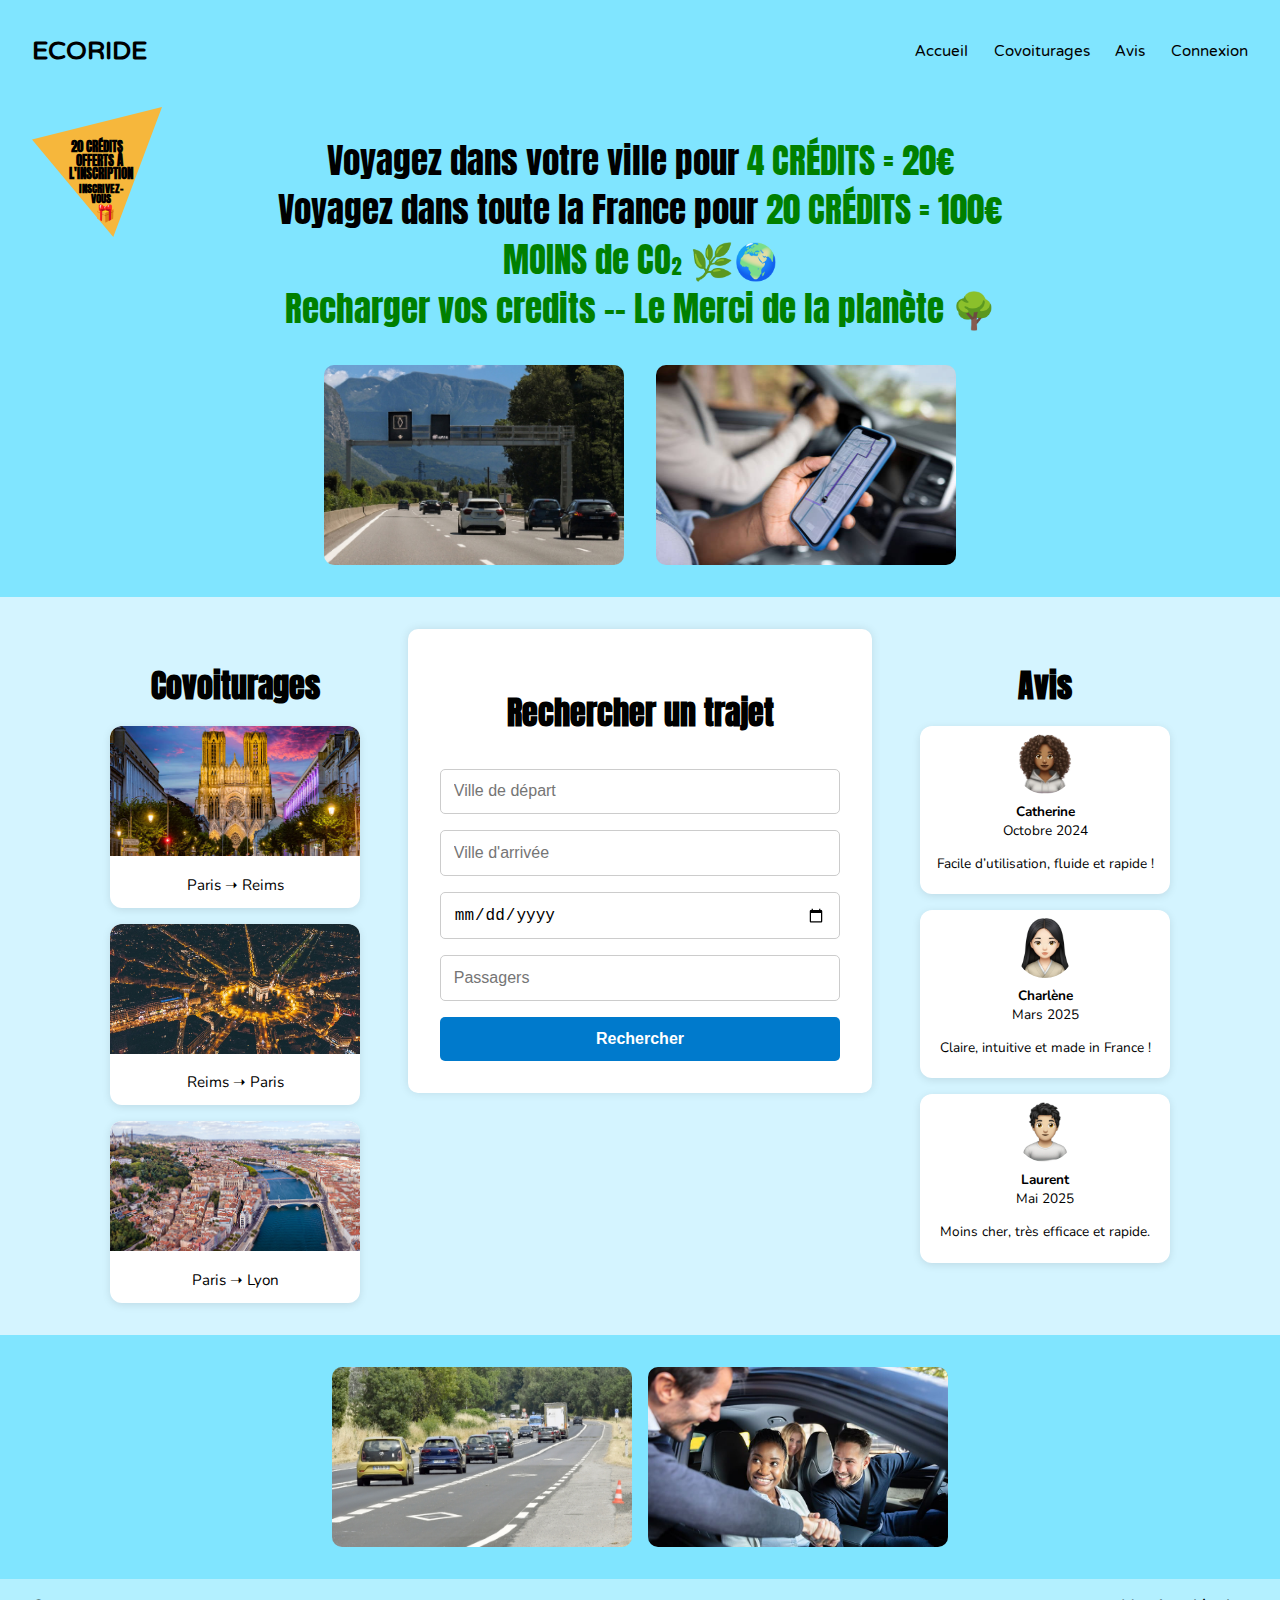
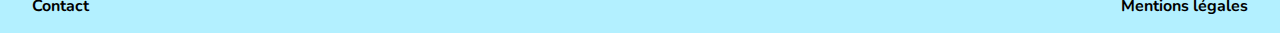
<file: index.html>
<!DOCTYPE html>
<html lang="fr">
<head>
  <meta charset="UTF-8" />
  <meta name="viewport" content="width=device-width, initial-scale=1.0"/>
  <title>EcoRide - Accueil</title>
  <link href="https://fonts.googleapis.com/css2?family=NTR&family=Nunito&family=Anton&display=swap" rel="stylesheet">
  <style>
    body {
      margin: 0;
      font-family: 'Nunito', sans-serif;
      background-color: #80e5ff;
    }

    header {
      font-family: 'NTR', sans-serif;
      padding: 1rem 2rem;
      display: flex;
      justify-content: space-between;
      align-items: center;
      
    }

    .logo {
      font-size: 2rem;
      font-weight: bold;
      text-decoration: none;
      color: black;
    }

    .burger {
      display: none;
      font-size: 2rem;
      cursor: pointer;
    }
    .nav-links {
      display: flex;
      gap: 1.6rem;
      list-style: none;
    }

    .nav-links a {
      text-decoration: none;
      color: black;
      font-size: 1.2rem;
      margin-top: auto;
    }
    .nav-links a:hover {
      text-decoration: underline;
      transition: text-decoration 0.3s ease;
    }

   .badge-below-logo {
  position: absolute;
  left: 2rem;
  top: 6.7rem;
  z-index: 1;
}

.badge-below-logo svg {
  width: 130px;
  height: auto;
}

.badge-below-logo svg,
.badge-mobile svg {
  transition: transform 0.3s ease, filter 0.3s ease;
  cursor: pointer;
}

.badge-below-logo:hover svg,
.badge-mobile:hover svg {
  transform: scale(1.1) rotate(-2deg);
  filter: drop-shadow(0 5px 10px rgba(0, 0, 0, 0.2));
}

    .badge-mobile {
      display: none;
      margin: 1.5rem auto 0;
      width: 3rem;
      margin-bottom: 3rem;
    }
    
     .main-title {
      font-family: 'Anton', sans-serif;
      font-size: 2.2rem;
      font-weight: normal;
      line-height: 1.4;
      text-align: center;
      margin: 2rem auto;
      color: #000;
    }

    .highlight-green {
      color: green;
    }

    .images-row {
      display: flex;
      justify-content: center;
      gap: 2rem;
      flex-wrap: wrap;
      margin-bottom: 2rem;
    }

    .images-row img {
      width: 300px;
      border-radius: 10px;
    }

    .three-column-wrapper {
      display: flex;
      justify-content: center;
      align-items: flex-start;
      gap: 3rem;
      padding: 2rem;
      background-color: #d4f4ff;
    }

    .rides-container, .reviews-container {
      width: 250px;
    }

  /* Style des titres secondaires */
.rides-container h3,
.reviews-container h3,
.search-box h2 {
  font-family: 'Anton', sans-serif;
  font-size: 2rem;
  font-weight: 900;
  text-align: center;
  margin-bottom: 1rem;
  color: #000;
}


    .rides-list, .reviews-list {
      display: flex;
      flex-direction: column;
      gap: 1rem;
    }

    .ride-card, .review-card {
      background: white;
      border-radius: 12px;
      overflow: hidden;
      box-shadow: 0 2px 8px rgba(0,0,0,0.1);
      transition: transform 0.2s ease;
      text-decoration: none;
      color: inherit;
    }

    .ride-card:hover, .review-card:hover {
      transform: scale(1.03);
      box-shadow: 0 4px 12px rgba(0,0,0,0.2);
    }

    .ride-card img, .review-card img {
      width: 100%;
      height: 130px;
      object-fit: cover;
      border-radius: 10px 10px 0 0;
    }
    .review-card img {
      width: 60px;
      height: 60px;
      object-fit: cover;
      border-radius: 50%;
      margin: 0.5rem auto 0;
      display: block;}
      
    .ride-card-title, .review-content {
      padding: 0.8rem;
      font-size: 0.95rem;
      text-align: center;
    }
    .review-content {
      font-size: 0.85rem;
      padding: 0.5rem;
      text-align: center;
    }
    .search-box {
      background: white;
      padding: 2rem;
      border-radius: 10px;
      text-align: center;
      box-shadow: 0 0px 10px rgba(0,0,0,0.1);
      max-width: 400px;
      width: 100%;
    }

    .search-box h2 {
      margin-bottom: 1rem;
      font-weight: bold;
    } 
    
    .search-box form {
      display: flex;
      flex-direction: column;
    
    }

    .search-box input,
    .search-box button {
      padding: 0.8rem;
      margin-top: 1rem;
      border-radius: 5px;
      font-size: 1rem;
      border: 1px solid #ccc;
    }

    .search-box button {
      background-color: #007acc;
      color: white;
      font-weight: bold;
      border: none;
      cursor: pointer;
    }

    .column {
      display: flex;
      justify-content: center;
      flex-wrap: wrap;
      gap: 1rem;
      padding: 2rem 0;
    }

    .column img {
      width: 300px;
      border-radius: 10px;
    }

    .search-box {
  position: relative;
  overflow: hidden;
}


    footer {
      background-color: #b3f0ff;
      padding: 1rem 2rem;
      display: flex;
      justify-content: space-between;
    }

    footer a {
      text-decoration: none;
      color: black;
      font-weight: bold;
    }
  
    @media screen and (max-width: 768px) {
  .nav-links {
    display: none;
    flex-direction: column;
    background: #b3f0ff;
    position: absolute;
    top: 60px;
    right: 20px;
    padding: 1rem;
    border-radius: 10px;
    z-index: 10;
  }

  .nav-links.nav-active {
    display: flex;
  }

  .burger {
    display: block;
  }

  .three-column-wrapper {
    flex-direction: column;
    align-items: center;
  }

  .badge-below-logo {
    display: none;
  }

  .badge-mobile {
    display: block;
  }

  .rides-container,
  .reviews-container {
    width: 100%;
    max-width: 400px;
  }

  .search-box {
    max-width: 100%;
  }
} 


@media screen and (max-width: 1008px) {
  .badge-below-logo {
    position: static;
    margin: 2rem auto 1rem;
    text-align: center;
    display: block;
  }

  .badge-below-logo svg {
    width: 130px;
    height: auto;
    margin: 0 auto;
    display: block;
  }

  .badge-mobile {
    display: none !important;
  }
}

  </style>
  <script defer>
    document.addEventListener("DOMContentLoaded", function () {
      const burger = document.querySelector(".burger");
      const nav = document.querySelector(".nav-links");
      if (burger && nav) {
        burger.addEventListener("click", () => {
          nav.classList.toggle("nav-active");
        });
      }
    });
  </script>
</head>
<body>

  <header>
    <a href="index.html" class="logo">ECORIDE</a>
    </div>    
    <div class="burger">&#9776;</div>
    <ul class="nav-links">
      <li><a href="index.html" class="active">Accueil</a></li>
      <li><a href="covoiturages.html">Covoiturages</a></li>
      <li><a href="avis.html">Avis</a></li>
      <li><a href="login.html">Connexion</a></li>
    </ul>
  </header>
  <div class="intro-container">
   
   
  <h2 class="main-title">
    Voyagez dans votre ville pour
      <span class="highlight-green">4 CRÉDITS = 20€</span><br>
    Voyagez dans toute la France pour
      <span class="highlight-green"> 20 CRÉDITS = 100€</span><br> 
      <span class="highlight-green">MOINS de CO₂ 🌿🌍</span><br>
      <span class="highlight-green">Recharger vos credits -- Le Merci de la planète 🌳</span>
  </h2>
 <div class="badge-below-logo">
      <a href="register.php">
        <svg width="130" height="130" viewBox="0 0 160 160" xmlns="http://www.w3.org/2000/svg">
          <polygon points="0,40 160,0 100,160" fill="#f6b73c" />
          <text x="80" y="55" text-anchor="middle" fill="#000" font-family="Anton, sans-serif" font-size="16" font-weight="bold">20 CRÉDITS</text>
          <text x="83" y="72" text-anchor="middle" fill="#000" font-family="Anton, sans-serif" font-size="16" font-weight="bold">OFFERTS À</text>
          <text x="85" y="89" text-anchor="middle" fill="#000" font-family="Anton, sans-serif" font-size="16" font-weight="bold">L'INSCRIPTION</text>
          <text x="85" y="106" text-anchor="middle" fill="#000" font-family="Anton, sans-serif" font-size="13" font-weight="bold">INSCRIVEZ-</text>
          <text x="85" y="118" text-anchor="middle" fill="#000" font-family="Anton, sans-serif" font-size="13" font-weight="bold">VOUS</text>
          <text x="90" y="138" text-anchor="middle" font-size="20">🎁</text>
        </svg>
      </a>
    </div>

  <div class="badge-mobile">
    <a href="register.html">
      <svg width="130" height="130" viewBox="0 0 160 160" xmlns="http://www.w3.org/2000/svg">
        <polygon points="0,40 160,0 100,160" fill="#f6b73c" />
        <text x="80" y="55" text-anchor="middle" fill="#000" font-family="Anton, sans-serif" font-size="16" font-weight="bold">20 CRÉDITS</text>
        <text x="83" y="72" text-anchor="middle" fill="#000" font-family="Anton, sans-serif" font-size="16" font-weight="bold">OFFERTS À</text>
        <text x="85" y="89" text-anchor="middle" fill="#000" font-family="Anton, sans-serif" font-size="16" font-weight="bold">L'INSCRIPTION</text>
        <text x="85" y="106" text-anchor="middle" fill="#000" font-family="Anton, sans-serif" font-size="13" font-weight="bold">INSCRIVEZ-</text>
        <text x="85" y="118" text-anchor="middle" fill="#000" font-family="Anton, sans-serif" font-size="13" font-weight="bold">VOUS</text>
        <text x="90" y="138" text-anchor="middle" font-size="20">🎁</text>
      </svg>
    </a>
  </div>
  <div class="images-row">
    <img src="img/1.jpg" alt="Image 1">
    <img src="img/2.jpg" alt="Image 2">
  </div>
<main class="content">
  <div class="three-column-wrapper">
    
    <div class="rides-container">
      <h3>Covoiturages</h3>
      <div class="rides-list">
        <a href="trajets-disponibles.php" class="ride-card">
          <img src="img/img-reims.jpg" alt="Paris Reims">
          <div class="ride-card-title">Paris ➝ Reims</div>
        </a>
        <a href="trajets-disponibles.php" class="ride-card">
          <img src="img/imp-paris.jpg" alt="Reims Paris">
          <div class="ride-card-title">Reims ➝ Paris</div>
        </a>
        <a href="trajets-disponibles.php" class="ride-card">
          <img src="img/img-Lyon.jpg" alt="Paris Lyon">
          <div class="ride-card-title">Paris ➝ Lyon</div>
        </a>
      </div>
    </div>

   <div class="search-box">
  <h2>Rechercher un trajet</h2>
  <form action="trajets-disponibles.php" method="GET">
    <input type="text" id="depart" name="depart" placeholder="Ville de départ" required>
    <input type="text" id="arrivee" name="arrivee" placeholder="Ville d'arrivée" required>
    <input type="date" name="date" min="2025-01-01" max="2025-12-31" required>
    <input type="number" name="passagers" placeholder="Passagers" min="1" max="4" required>
    <button type="submit">Rechercher</button>
  </form>
</div>


    <div class="reviews-container">
      <h3>Avis</h3>
      <div class="reviews-list">
        <div class="review-card">
          <img src="img/avatar1.png" alt="Catherine">
          <div class="review-content">
            <strong>Catherine</strong><br>
            Octobre 2024<br>
            <p>Facile d’utilisation, fluide et rapide !</p>
          </div>
        </div>
        <div class="review-card">
          <img src="img/avatar2.png" alt="Charlène">
          <div class="review-content">
            <strong>Charlène</strong><br>
            Mars 2025<br>
            <p>Claire, intuitive et made in France !</p>
          </div>
        </div>
        <div class="review-card">
          <img src="img/avatar3.png" alt="Laurent">
          <div class="review-content">
            <strong>Laurent</strong><br>
            Mai 2025<br>
            <p>Moins cher, très efficace et rapide.</p>
          </div>
        </div>
      </div>
    </div>
  </div> 
</main>


  <div class="column">
    <img src="img/3.jpg" alt="Image 3">
    <img src="img/4.jpg" alt="Image 4">
  </div>


  <footer>
    <div><a href="contact.html">Contact</a></div>
    <div><a href="mentions-legales.html">Mentions légales</a></div>
  </footer>


</body>
</html>
</file>
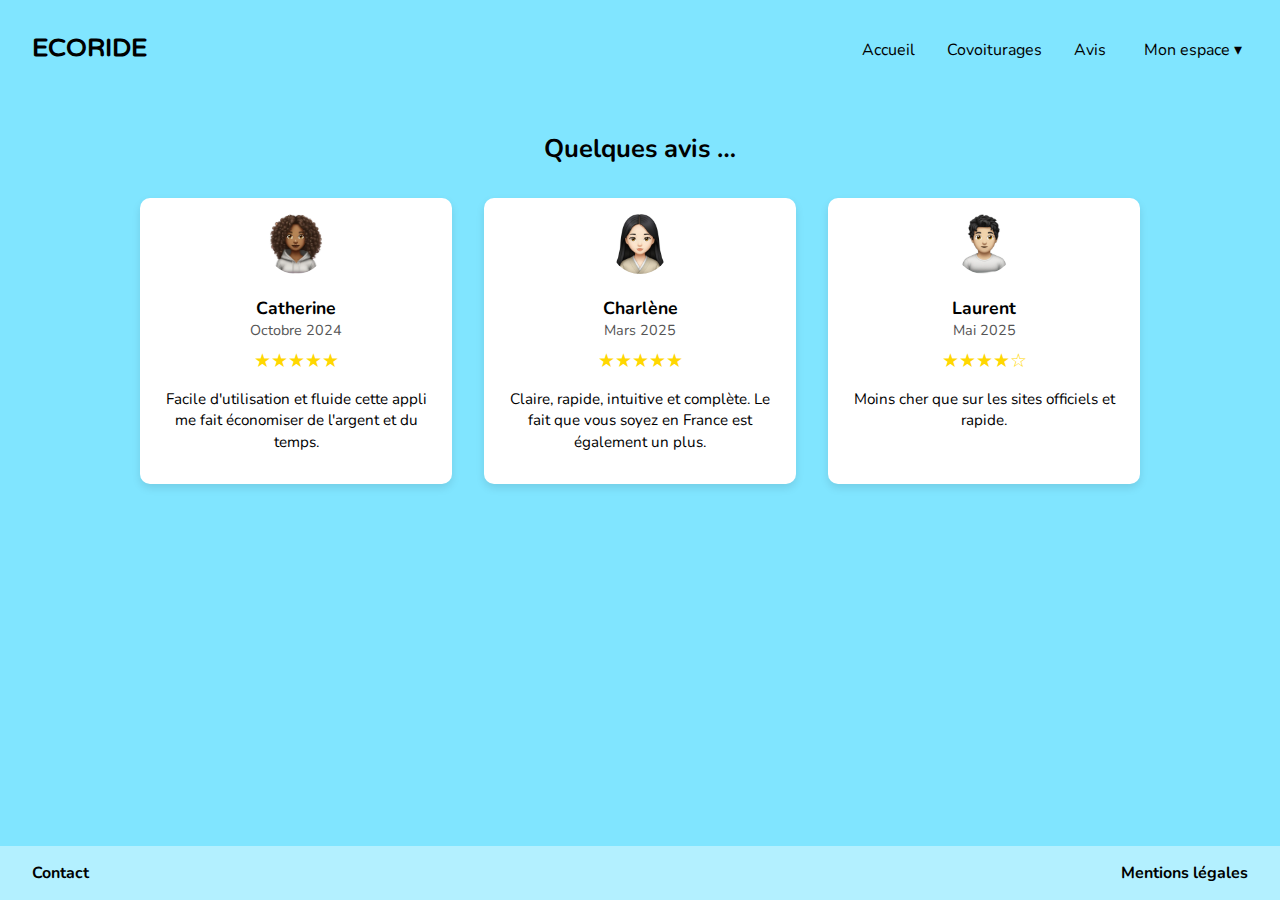
<file: avis-users.html>
<!DOCTYPE html>
<html lang="fr">
<head>
  <meta charset="UTF-8" />
  <meta name="viewport" content="width=device-width, initial-scale=1.0"/>
  <title>EcoRide - Avis</title>
  <link href="https://fonts.googleapis.com/css2?family=NTR&family=Nunito&display=swap" rel="stylesheet">
  <style>
    body {
      margin: 0;
      font-family: 'Nunito', sans-serif;
      background-color: #80e5ff;
      display: flex;
      flex-direction: column;
      min-height: 100vh;
      color: #000;
    }

    header {
      font-family: 'NTR', sans-serif;
      background-color: #80e5ff;
      display: flex;
      justify-content: space-between;
      align-items: center;
      padding: 1rem 2rem;
      position: relative;
    }

    .logo {
      font-size: 2rem;
      font-weight: bold;
      text-decoration: none;
      color: black;
    }

    .nav-links {
      list-style: none;
      display: flex;
      gap: 2rem;
      margin: 0;
      padding: 0;
      font-size: 1rem;
      font-family: 'Nunito', sans-serif;
      align-items: center;
    }

    .nav-links li {
      position: relative;
    }

    .nav-links a,
    .dropdown-toggle {
      text-decoration: none;
      color: black;
      background: none;
      border: none;
      font-family: inherit;
      font-size: 1rem;
      cursor: pointer;
    }

    .nav-links a:hover,
    .dropdown-toggle:hover {
      text-decoration: underline;
    }

    .dropdown {
      position: relative;
    }

    .submenu {
      display: none;
      position: absolute;
      top: 2.2rem;
      left: 0;
      background: #fff;
      list-style: none;
      border-radius: 8px;
      box-shadow: 0 2px 8px rgba(0, 0, 0, 0.1);
      z-index: 1000;
      min-width: 160px;
    }

    .dropdown.show .submenu {
      display: block;
    }

    .submenu a {
      display: block;
      padding: 0.5rem 1rem;
      color: black;
      text-decoration: none;
      font-size: 0.95rem;
    }

    .submenu a:hover {
      background-color: #f0f0f0;
      text-decoration: underline;
    }

    .burger {
      display: none;
      font-size: 2rem;
      cursor: pointer;
    }

    @media screen and (max-width: 768px) {
      .nav-links {
        display: none;
        flex-direction: column;
        background: #b3f0ff;
        position: absolute;
        top: 60px;
        right: 10px;
        padding: 1rem;
        border-radius: 10px;
        z-index: 10;
        gap: 0.6rem;
        min-width: 180px;
      }

      .nav-links.nav-active {
        display: flex;
      }

      .submenu {
        position: relative;
        top: 0;
        left: 0;
        border-radius: 0;
        box-shadow: none;
        background-color: transparent;
        padding: 0;
      }

      .submenu a {
        padding: 0.4rem 0.5rem;
      }

      .burger {
        display: block;
      }

      footer {
        flex-direction: column;
        text-align: center;
        gap: 0.5rem;
      }
    }

    .avis-container {
      flex: 1;
      padding: 2rem;
      text-align: center;
    }

    .avis-title {
      font-weight: bold;
      font-size: 1.6rem;
      margin-bottom: 2rem;
    }

    .avis-grid {
      display: flex;
      justify-content: center;
      flex-wrap: wrap;
      gap: 2rem;
    }

    .avis-card {
      background: #fff;
      border-radius: 10px;
      padding: 1rem;
      width: 280px;
      box-shadow: 0 4px 8px rgba(0,0,0,0.1);
    }

    .avis-card img {
      width: 60px;
      height: 60px;
      border-radius: 50%;
      margin-bottom: 0.5rem;
    }

    .avis-card h3 {
      margin: 0.5rem 0 0;
      font-size: 1.1rem;
    }

    .avis-card .date {
      font-size: 0.9rem;
      color: #555;
      margin-bottom: 0.5rem;
    }

    .avis-card .stars {
      color: gold;
      font-size: 1.2rem;
      margin-bottom: 0.5rem;
    }

    .avis-card p {
      font-size: 0.95rem;
      line-height: 1.4;
    }

    footer {
      background-color: #b3f0ff;
      padding: 1rem 2rem;
      display: flex;
      justify-content: space-between;
      font-weight: bold;
      font-family: 'Nunito', sans-serif;
    }

    footer a {
      text-decoration: none;
      color: black;
    }
  </style>
</head>
<body>

<header>
  <a href="dashboard.php" class="logo">ECORIDE</a>
  <nav>
    <ul class="nav-links">
      <li><a href="dashboard.php">Accueil</a></li>
      <li><a href="covoiturages-users.php">Covoiturages</a></li>
      <li><a href="avis-users.html" class="active">Avis</a></li>
      <li class="dropdown">
        <button class="dropdown-toggle">Mon espace ▾</button>
        <ul class="submenu">
          <li><a href="mon-espace.php">Mon espace</a></li>
          <li><a href="logout.php">Déconnexion</a></li>
        </ul>
      </li>
    </ul>
    <div class="burger">&#9776;</div>
  </nav>
</header>

<main class="avis-container">
  <div class="avis-title">Quelques avis …</div>
  <div class="avis-grid">
    <div class="avis-card">
      <img src="img/avatar1.png" alt="Catherine">
      <h3>Catherine</h3>
      <div class="date">Octobre 2024</div>
      <div class="stars">★★★★★</div>
      <p>Facile d'utilisation et fluide cette appli me fait économiser de l'argent et du temps.</p>
    </div>
    <div class="avis-card">
      <img src="img/avatar2.png" alt="Charlène">
      <h3>Charlène</h3>
      <div class="date">Mars 2025</div>
      <div class="stars">★★★★★</div>
      <p>Claire, rapide, intuitive et complète. Le fait que vous soyez en France est également un plus.</p>
    </div>
    <div class="avis-card">
      <img src="img/avatar3.png" alt="Laurent">
      <h3>Laurent</h3>
      <div class="date">Mai 2025</div>
      <div class="stars">★★★★☆</div>
      <p>Moins cher que sur les sites officiels et rapide.</p>
    </div>
  </div>
</main>

<footer>
  <a href="contact-users.html">Contact</a>
  <a href="mentions-legales-users.html">Mentions légales</a>
</footer>

<script>
  document.addEventListener("DOMContentLoaded", function () {
    const burger = document.querySelector(".burger");
    const nav = document.querySelector(".nav-links");
    const dropdownToggle = document.querySelector(".dropdown-toggle");
    const dropdown = document.querySelector(".dropdown");

    if (burger && nav) {
      burger.addEventListener("click", () => {
        nav.classList.toggle("nav-active");
      });
    }

    if (dropdownToggle && dropdown) {
      dropdownToggle.addEventListener("click", (e) => {
        e.stopPropagation();
        dropdown.classList.toggle("show");
      });
    }

    document.addEventListener("click", function (e) {
      if (!dropdown.contains(e.target)) {
        dropdown.classList.remove("show");
      }
    });
  });
</script>

</body>
</html>
</file>
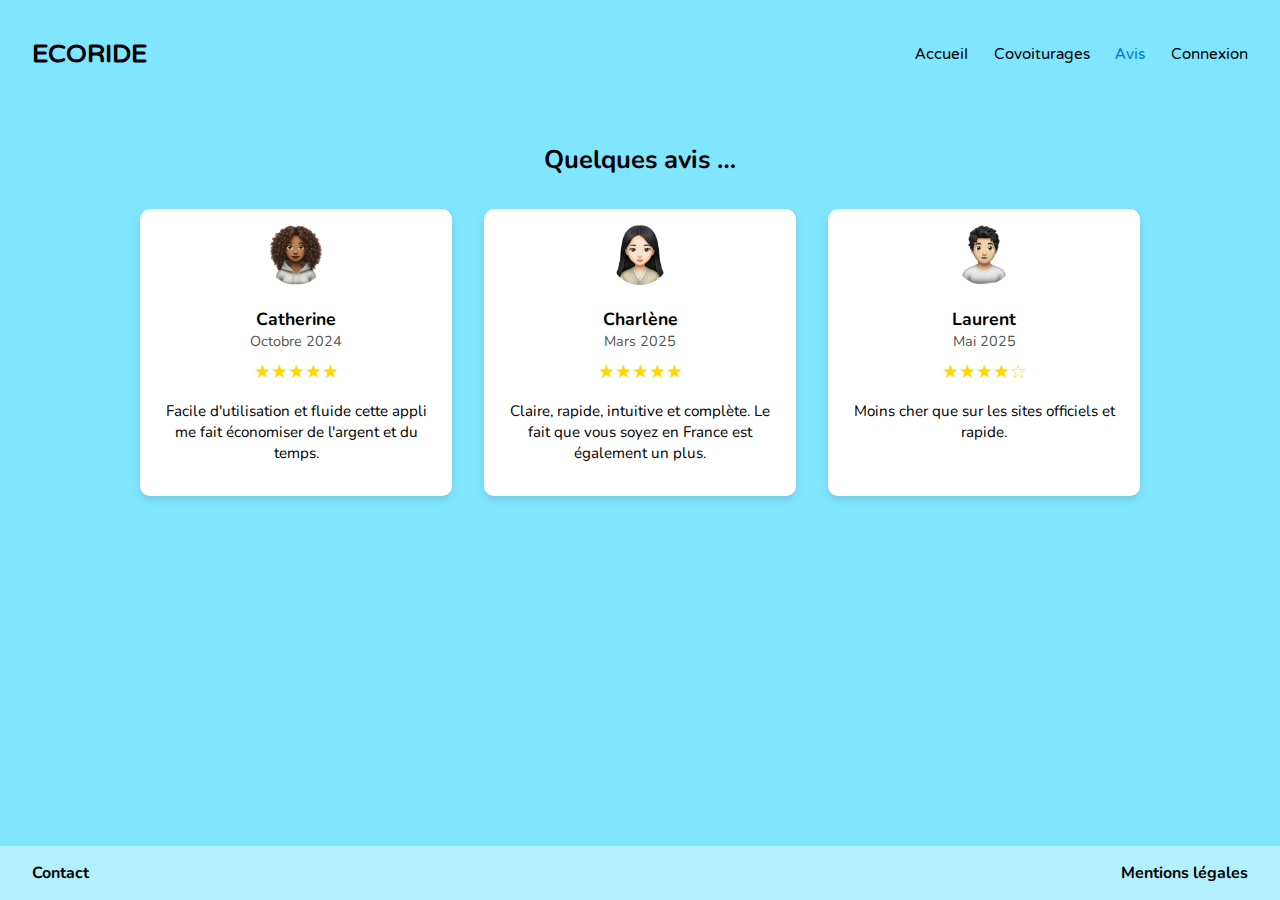
<file: avis.html>
<!DOCTYPE html>
<html lang="fr">
<head>
  <meta charset="UTF-8" />
  <meta name="viewport" content="width=device-width, initial-scale=1.0"/>
  <title>EcoRide - Avis</title>
  <link href="https://fonts.googleapis.com/css2?family=NTR&family=Nunito&display=swap" rel="stylesheet">
  <style>
    body {
      margin: 0;
      font-family: 'Nunito', sans-serif;
      background-color: #80e5ff;
      display: flex;
      flex-direction: column;
      min-height: 100vh;
    }

    header {
      display: flex;
      justify-content: space-between;
      align-items: center;
      padding: 1rem 2rem;
      background-color: #80E5FF;
      font-family: 'NTR', sans-serif;
    }

    .logo {
      font-size: 2rem;
      font-weight: bold;
      color: #000;
      text-decoration: none;
    }

    nav {
      position: relative;
    }

    nav ul {
      list-style: none;
      display: flex;
      gap: 1.6rem;
      font-size: 1.2rem;
     
    }

    nav ul li {
      position: relative;
    }

    nav a {
      text-decoration: none;
      color: #000;
    }
nav a:hover {
  text-decoration: underline;
}

  
    nav a.active {
      color: #007acc;
    }

    .submenu {
      display: none;
      position: absolute;
      top: 100%;
      left: 0;
      background-color: #fff;
      padding: 0.5rem 0;
      border-radius: 8px;
      box-shadow: 0 2px 6px rgba(0,0,0,0.1);
      z-index: 100;
    }

    nav ul li:hover .submenu {
      display: block;
    }

    .submenu li {
      padding: 0.5rem 1rem;
      white-space: nowrap;
    }

    .burger {
      display: none;
      font-size: 1.5rem;
      cursor: pointer;
    }

    @media (max-width: 768px) {
      nav ul {
        display: none;
        position: absolute;
        top: 60px;
        right: 20px;
        background-color: #fff;
        flex-direction: column;
        width: 200px;
        padding: 1rem;
        border-radius: 10px;
        box-shadow: 0 2px 6px rgba(0,0,0,0.2);
      }

      nav ul.active {
        display: flex;
      }

      .burger {
        display: block;
      }
    }

    .avis-container {
      flex: 1;
      padding: 2rem;
      text-align: center;
    }

    .avis-title {
      font-weight: bold;
      font-size: 1.6rem;
      margin-bottom: 2rem;
    }

    .avis-grid {
      display: flex;
      justify-content: center;
      flex-wrap: wrap;
      gap: 2rem;
    }

    .avis-card {
      background: #fff;
      border-radius: 10px;
      padding: 1rem;
      width: 280px;
      box-shadow: 0 4px 8px rgba(0,0,0,0.1);
    }

    .avis-card img {
      width: 60px;
      height: 60px;
      border-radius: 50%;
      margin-bottom: 0.5rem;
    }

    .avis-card h3 {
      margin: 0.5rem 0 0;
      font-size: 1.1rem;
    }

    .avis-card .date {
      font-size: 0.9rem;
      color: #555;
      margin-bottom: 0.5rem;
    }

    .avis-card .stars {
      color: gold;
      font-size: 1.2rem;
      margin-bottom: 0.5rem;
    }

    .avis-card p {
      font-size: 0.95rem;
      line-height: 1.4;
    }

    footer {
      background-color: #b3f0ff;
      padding: 1rem 2rem;
      display: flex;
      justify-content: space-between;
      font-weight: bold;
      font-family: 'Nunito', sans-serif;
    }

    footer a {
      text-decoration: none;
      color: black;
    }
  </style>

  <script>
    document.addEventListener("DOMContentLoaded", function () {
      const burger = document.querySelector(".burger");
      const menu = document.querySelector("nav ul");
      if (burger && menu) {
        burger.addEventListener("click", () => {
          menu.classList.toggle("active");
        });
      }
    });
  </script>
</head>
<body>

<header>
  <a href="index.html" class="logo">ECORIDE</a>
  <nav>
    <ul>
      <li><a href="index.html">Accueil</a></li>
      <li><a href="covoiturages.html">Covoiturages</a></li>
      <li><a href="avis.html" class="active">Avis</a></li>
      <li><a href="login.html">Connexion</a></li>
    </ul>
    <div class="burger">&#9776;</div>
  </nav>
</header>

<main class="avis-container">
  <div class="avis-title">Quelques avis …</div>
  <div class="avis-grid">
    <div class="avis-card">
      <img src="img/avatar1.png" alt="Catherine">
      <h3>Catherine</h3>
      <div class="date">Octobre 2024</div>
      <div class="stars">★★★★★</div>
      <p>Facile d'utilisation et fluide cette appli me fait économiser de l'argent et du temps.</p>
    </div>
    <div class="avis-card">
      <img src="img/avatar2.png" alt="Charlène">
      <h3>Charlène</h3>
      <div class="date">Mars 2025</div>
      <div class="stars">★★★★★</div>
      <p>Claire, rapide, intuitive et complète. Le fait que vous soyez en France est également un plus.</p>
    </div>
    <div class="avis-card">
      <img src="img/avatar3.png" alt="Laurent">
      <h3>Laurent</h3>
      <div class="date">Mai 2025</div>
      <div class="stars">★★★★☆</div>
      <p>Moins cher que sur les sites officiels et rapide.</p>
    </div>
  </div>
</main>

<footer>
  <div><a href="contact.html">Contact</a></div>
  <div><a href="mentions-legales.html">Mentions légales</a></div>
</footer>

</body>
</html>
</file>
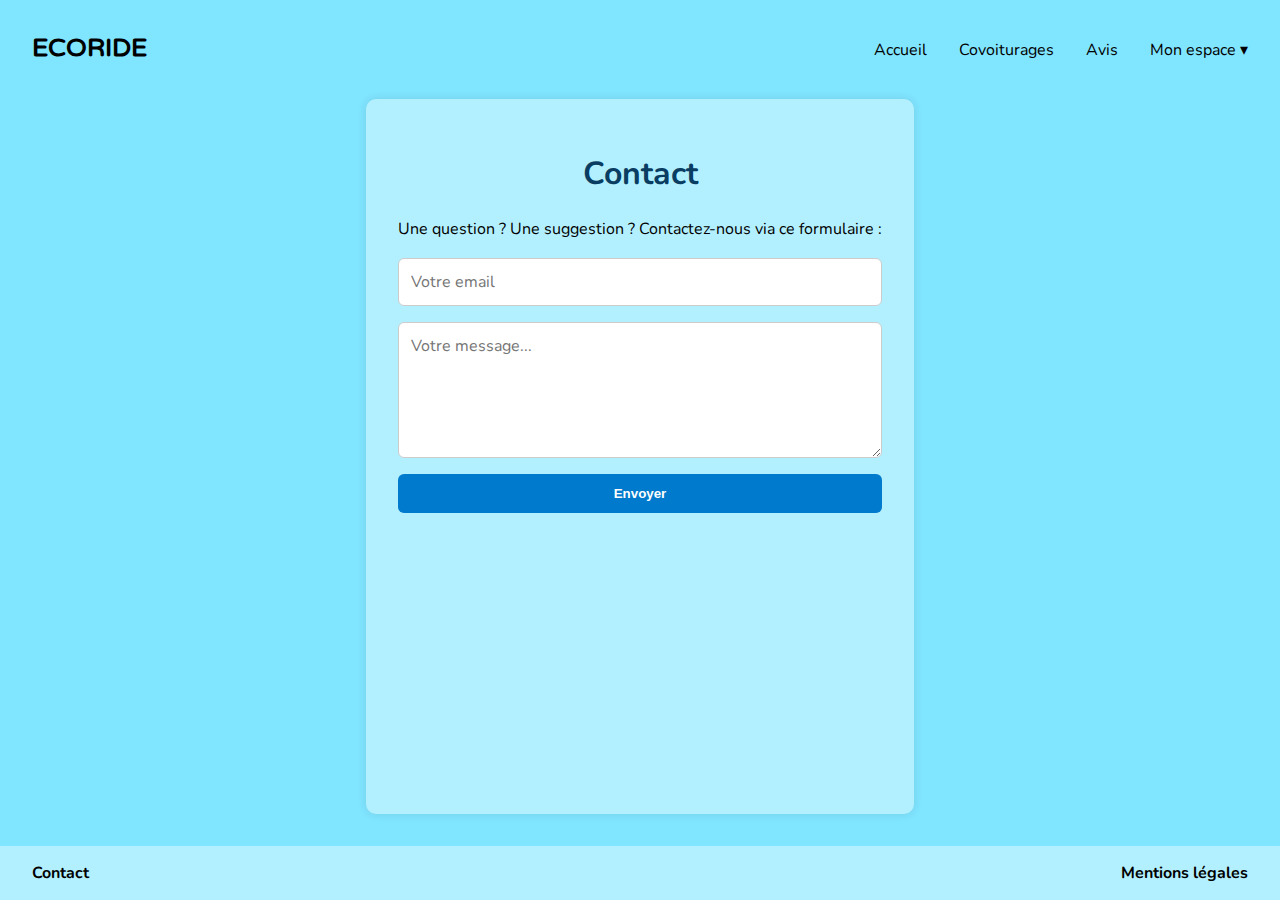
<file: contact-users.html>
<?php
session_start();
if (!isset($_SESSION["utilisateur_id"])) {
    header("Location: backend/login.php");
    exit();
}

// Empêche le retour arrière après déconnexion
header("Cache-Control: no-store, no-cache, must-revalidate, max-age=0");
header("Cache-Control: post-check=0, pre-check=0", false);
header("Pragma: no-cache");
?>
<!DOCTYPE html>
<html lang="fr">
<head>
  <meta charset="UTF-8" />
  <meta name="viewport" content="width=device-width, initial-scale=1.0"/>
  <title>Contact - EcoRide</title>
  <link href="https://fonts.googleapis.com/css2?family=Anton&family=Nunito&family=NTR&display=swap" rel="stylesheet">
  <style>
    body {
      margin: 0;
      font-family: 'Nunito', sans-serif;
      background-color: #80e5ff;
      min-height: 100vh;
      display: flex;
      flex-direction: column;
      color: #000;
    }

    header {
      font-family: 'NTR', sans-serif;
      padding: 1rem 2rem;
      display: flex;
      justify-content: space-between;
      align-items: center;
    }

    .logo {
      font-size: 2rem;
      font-weight: bold;
      text-decoration: none;
      color: black;
    }

    nav {
      position: relative;
    }

    .nav-links {
      display: flex;
      list-style: none;
      gap: 2rem;
      margin: 0;
      padding: 0;
      font-family: 'Nunito', sans-serif;
      font-size: 1rem;
    }

    .nav-links > li {
      position: relative;
    }

    .nav-links > li > a {
      text-decoration: none;
      color: black;
      font-size: 1rem;
      transition: text-decoration 0.3s ease;
    }

    .nav-links > li > a:hover {
      text-decoration: underline;
    }

    .dropdown {
      position: relative;
      display: inline-block;
    }

    .submenu {
      display: none;
      position: absolute;
      top: 2.4rem;
      left: 0;
      background: #fff;
      padding: 0.5rem 0;
      border-radius: 8px;
      box-shadow: 0 2px 8px rgba(0, 0, 0, 0.1);
      z-index: 1000;
      min-width: 160px;
    }

    .dropdown:hover .submenu {
      display: block;
    }

    .submenu li {
      list-style: none; /* ✅ supprime la puce à gauche */
      margin: 0;
      padding: 0;
    }

    .submenu a {
      background: none;
      color: #000;
      padding: 0.5rem 1rem;
      display: block;
      border: none;
      font-size: 0.95rem;
      text-decoration: none;
      font-family: 'Nunito', sans-serif;
      border-radius: 0;
      box-shadow: none;
      transition: text-decoration 0.3s ease;
    }

    .submenu a:hover {
      text-decoration: underline;
      background-color: transparent;
    }

    .burger {
      display: none;
      font-size: 2rem;
      cursor: pointer;
    }

    main {
      flex: 1;
      padding: 2rem;
      max-width: 900px;
      margin: 0 auto 2rem;
      background-color: #b3f0ff;
      border-radius: 10px;
      box-shadow: 0 0 10px rgba(0,0,0,0.1);
    }

    h1 {
      text-align: center;
      color: #0a3d62;
    }

    p {
      line-height: 1.6;
    }

    form {
      display: flex;
      flex-direction: column;
      gap: 1rem;
    }

    input, textarea {
      padding: 0.75rem;
      border-radius: 6px;
      border: 1px solid #ccc;
      font-family: 'Nunito', sans-serif;
      font-size: 1rem;
    }

    button {
      padding: 0.75rem;
      background-color: #007acc;
      color: white;
      font-weight: bold;
      border: none;
      border-radius: 6px;
      cursor: pointer;
    }

    button:hover {
      background-color: #006bb3;
    }

    footer {
      background-color: #b3f0ff;
      padding: 1rem 2rem;
      display: flex;
      justify-content: space-between;
      font-weight: bold;
    }

    footer a {
      text-decoration: none;
      color: black;
    }

    @media screen and (max-width: 768px) {
      .nav-links {
        display: none;
        flex-direction: column;
        background: #b3f0ff;
        position: absolute;
        top: 60px;
        right: 20px;
        padding: 1rem;
        border-radius: 10px;
        z-index: 10;
      }

      .nav-links.nav-active {
        display: flex;
      }

      .burger {
        display: block;
      }

      footer {
        flex-direction: column;
        text-align: center;
        gap: 0.5rem;
      }
    }
  </style>
  <script>
    document.addEventListener("DOMContentLoaded", function () {
      const burger = document.querySelector(".burger");
      const nav = document.querySelector(".nav-links");
      if (burger && nav) {
        burger.addEventListener("click", () => {
          nav.classList.toggle("nav-active");
        });
      }
    });
  </script>
</head>
<body>
  <header>
    <a href="dashboard.php" class="logo">ECORIDE</a>
    <nav>
      <ul class="nav-links">
        <li><a href="dashboard.php">Accueil</a></li>
        <li><a href="covoiturages-users.php">Covoiturages</a></li>
        <li><a href="avis-users.html">Avis</a></li>
        <li class="dropdown">
    <a href="javascript:void(0)">Mon espace ▾</a>
          <ul class="submenu">
            <li><a href="logout.php">Déconnexion</a></li>
          </ul>
        </li>
      </ul>
      <div class="burger">&#9776;</div>
    </nav>
  </header>

  <main>
    <h1>Contact</h1>
    <p>Une question ? Une suggestion ? Contactez-nous via ce formulaire :</p>
    <form action="#" method="post">
      <input type="email" name="email" placeholder="Votre email" required />
      <textarea name="message" rows="5" placeholder="Votre message..." required></textarea>
      <button type="submit">Envoyer</button>
    </form>
  </main>

  <footer>
    <a href="contact-users.html">Contact</a>
    <a href="mentions-legales-users.html">Mentions légales</a>
  </footer>
</body>
</html>
</file>
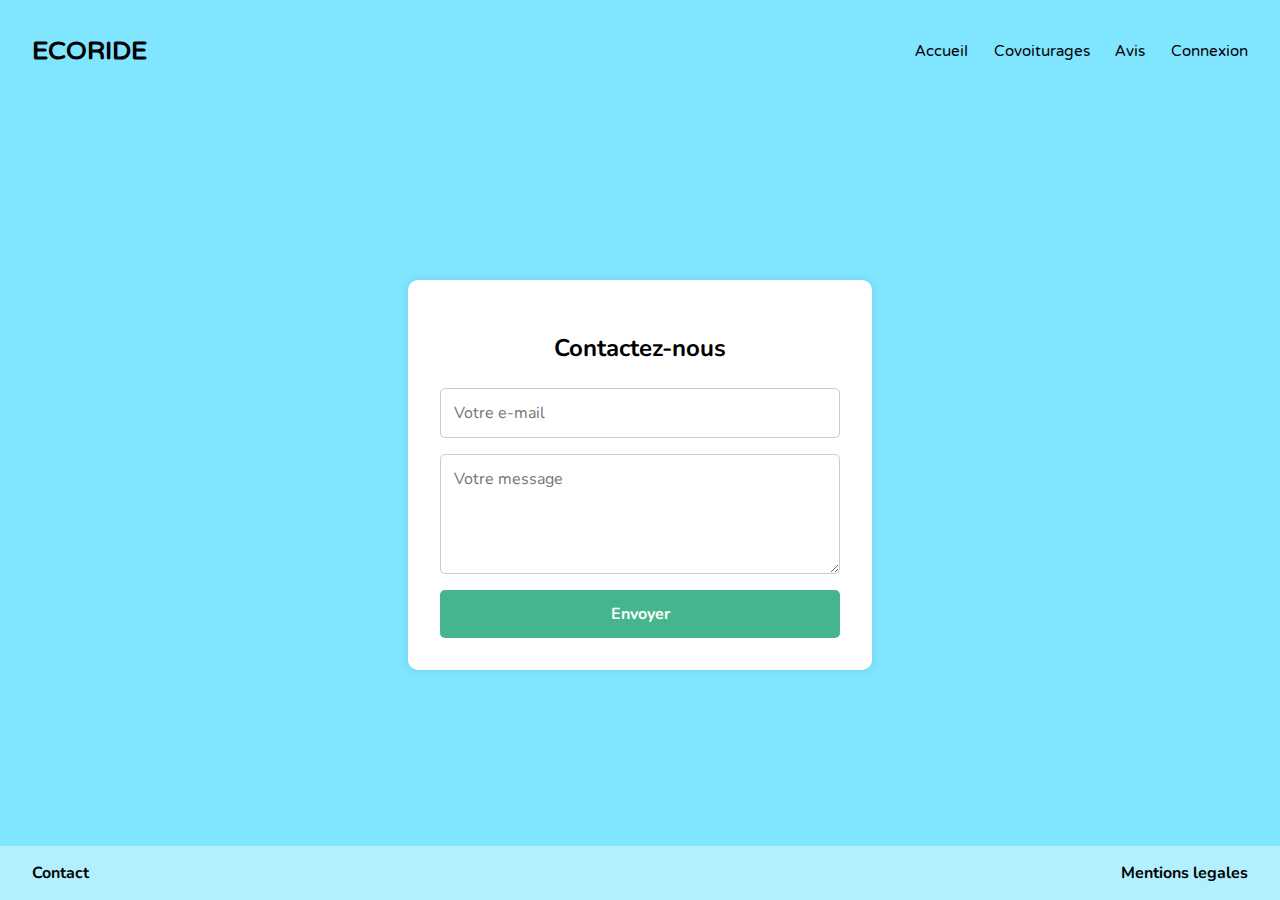
<file: contact.html>
<!DOCTYPE html>
<html lang="fr">
<head>
  <meta charset="UTF-8" />
  <meta name="viewport" content="width=device-width, initial-scale=1.0"/>
  <title>EcoRide - Contact</title>
  <link href="https://fonts.googleapis.com/css2?family=NTR&family=Nunito&display=swap" rel="stylesheet">
  <style>
    body {
      margin: 0;
      font-family: 'Nunito', sans-serif;
      min-height: 100vh;
      display: flex;
      flex-direction: column;
      background-color: #80e5ff;
    }

    header {
      font-family: 'NTR', sans-serif;
    }

    .navbar {
      display: flex;
      justify-content: space-between;
      align-items: center;
      padding: 1rem 2rem;
    }

    .logo {
      text-decoration: none;
      color: black;
      font-size: 2rem;
      font-weight: bold;
    }

    .burger {
      display: none;
      font-size: 2rem;
      cursor: pointer;
    }

    .nav-links {
      display: flex;
      list-style: none;
      gap: 1.6rem;
    }

    .nav-links a {
      text-decoration: none;
      color: black;
      font-size: 1.2rem;
     
    }
.nav-links a:hover {
  text-decoration: underline;
  transition: text-decoration 0.3s ease;
}

    .nav-links a.active {
      color: #007acc;
    }

    main.content {
      flex: 1;
      display: flex;
      justify-content: center;
      align-items: center;
      padding: 2rem;
    }

    .contact-box {
      background: white;
      border-radius: 10px;
      padding: 2rem;
      box-shadow: 0 0 10px rgba(0,0,0,0.1);
      width: 100%;
      max-width: 400px;
    }

    .contact-box h2 {
      text-align: center;
      margin-bottom: 1.5rem;
      font-size: 1.5rem;
    }

    .contact-box form {
      display: flex;
      flex-direction: column;
      gap: 1rem;
    }

    .contact-box input,
    .contact-box textarea,
    .contact-box button {
      padding: 0.8rem;
      border-radius: 5px;
      border: 1px solid #ccc;
      font-size: 1rem;
      width: 100%;
      box-sizing: border-box;
      font-family: 'Nunito', sans-serif;
    }

    .contact-box textarea {
      resize: vertical;
      height: 120px;
    }

    .contact-box button {
      background-color: #45b58d;
      color: white;
      font-weight: bold;
      border: none;
      cursor: pointer;
    }

    footer {
      background-color: #b3f0ff;
      padding: 1rem 2rem;
      display: flex;
      justify-content: space-between;
    }

    footer a {
      color: black;
      text-decoration: none;
      font-weight: bold;
    }

    @media screen and (max-width: 768px) {
      .nav-links {
        display: none;
        flex-direction: column;
        background: #b3f0ff;
        position: absolute;
        top: 60px;
        right: 20px;
        padding: 1rem;
        border-radius: 10px;
        z-index: 10;
      }

      .nav-links.nav-active {
        display: flex;
      }

      .burger {
        display: block;
      }

      main.content {
        padding: 1rem;
      }
    }
  </style>

  <script defer>
    document.addEventListener("DOMContentLoaded", function () {
      const burger = document.querySelector(".burger");
      const nav = document.querySelector(".nav-links");
      if (burger && nav) {
        burger.addEventListener("click", () => {
          nav.classList.toggle("nav-active");
        });
      }
    });
  </script>
</head>
<body>
  <header>
    <nav class="navbar">
      <a href="index.html" class="logo">ECORIDE</a>
      <div class="burger">&#9776;</div>
      <ul class="nav-links">
        <li><a href="index.html">Accueil</a></li>
        <li><a href="covoiturages.html">Covoiturages</a></li>
        <li><a href="avis.html">Avis</a></li>
        <li><a href="login.html">Connexion</a></li>

      </ul>
    </nav>
  </header>

  <main class="content">
    <div class="contact-box">
      <h2>Contactez-nous</h2>
      <form>
        <input type="email" placeholder="Votre e-mail" required>
        <textarea placeholder="Votre message" required></textarea>
        <button type="submit">Envoyer</button>
      </form>
    </div>
  </main>

  <footer>
    <div><a href="contact.html">Contact</a></div>
    <div><a href="mentions-legales.html">Mentions legales</a></div>
  </footer>
</body>
</html>
</file>
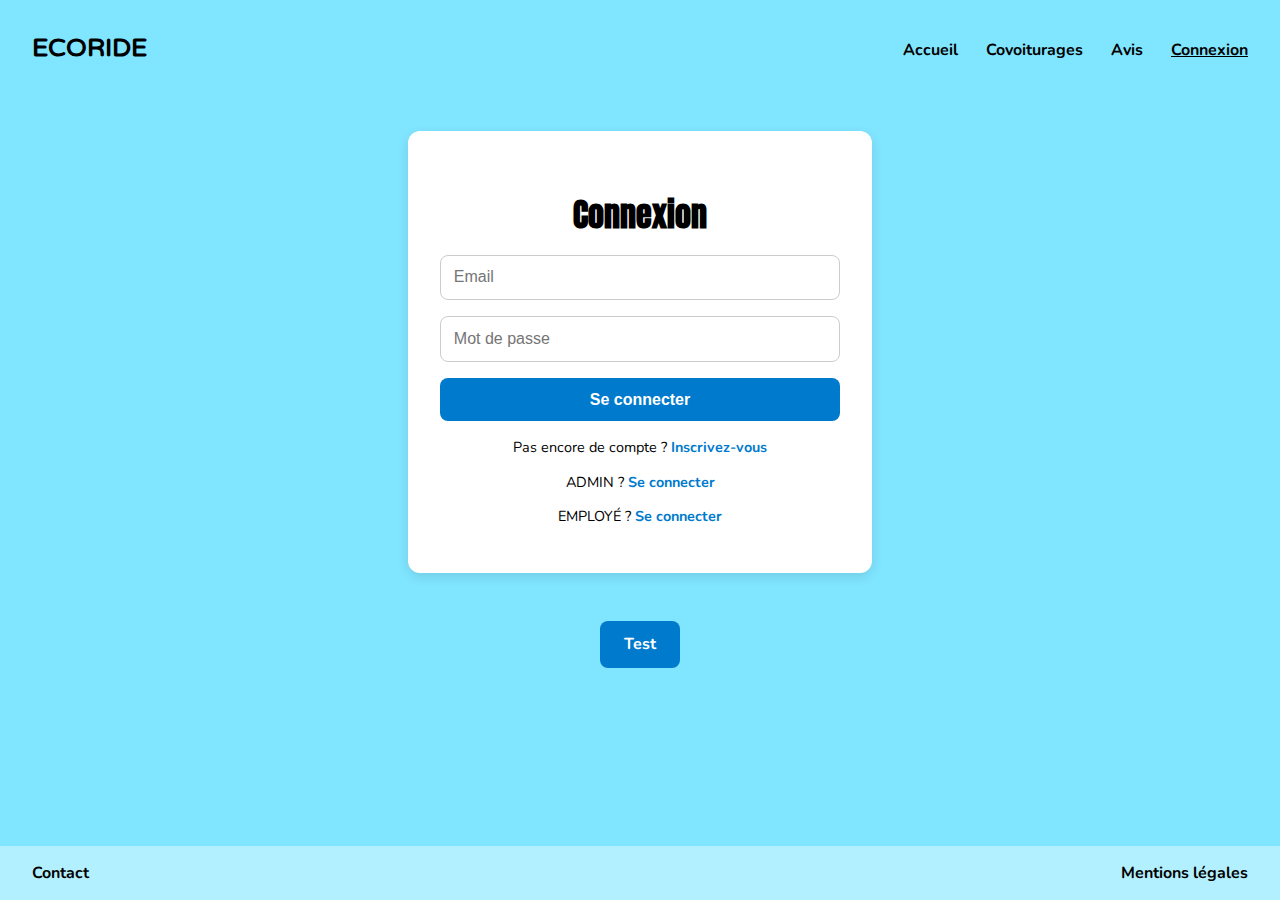
<file: login.html>
<!DOCTYPE html>
<html lang="fr">
<head>
  <meta charset="UTF-8" />
  <meta name="viewport" content="width=device-width, initial-scale=1.0"/>
  <title>EcoRide - Connexion</title>
  <link href="https://fonts.googleapis.com/css2?family=NTR&family=Nunito&family=Anton&display=swap" rel="stylesheet">
  <style>
    body {
      margin: 0;
      font-family: 'Nunito', sans-serif;
      background-color: #80e5ff;
      color: #000;
      min-height: 100vh;
      display: flex;
      flex-direction: column;
      position: relative;
    }

    header, footer {
      padding: 1rem 2rem;
      display: flex;
      justify-content: space-between;
      align-items: center;
    }

    .logo {
      font-family: 'NTR', sans-serif;
      font-size: 2rem;
      font-weight: bold;
      color: black;
      text-decoration: none;
    }

    nav.menu a {
      text-decoration: none;
      color: black;
      font-weight: bold;
      margin-left: 1.5rem;
    }

    nav.menu a:hover, nav.menu a.active {
      text-decoration: underline;
    }

    .burger {
      display: none;
      cursor: pointer;
      flex-direction: column;
      gap: 4px;
    }

    .burger span {
      width: 24px;
      height: 2px;
      background-color: black;
      transition: all 0.3s ease;
    }

    .container {
      max-width: 400px;
      width: 90%;
      margin: 2rem auto;
      background: #fff;
      padding: 2rem;
      border-radius: 12px;
      box-shadow: 0 4px 12px rgba(0,0,0,0.1);
      text-align: center;
    }

    .container h2 {
      font-family: 'Anton', sans-serif;
      font-size: 2rem;
      font-weight: 900;
      margin-bottom: 1rem;
    }

    form {
      display: flex;
      flex-direction: column;
      gap: 1rem;
    }

    input, button {
      padding: 0.8rem;
      border-radius: 8px;
      border: 1px solid #ccc;
      font-size: 1rem;
      width: 100%;
      box-sizing: border-box;
    }

    button {
      background-color: #007acc;
      color: white;
      font-weight: bold;
      cursor: pointer;
      transition: background-color 0.3s ease;
      border: none;
    }

    button:hover {
      background-color: #006bb3;
    }

    .signup-link {
      margin-top: 1rem;
      font-size: 0.9rem;
    }

    .signup-link a {
      color: #007acc;
      font-weight: bold;
      text-decoration: none;
    }

    .signup-link a:hover {
      text-decoration: underline;
    }

    footer {
      margin-top: auto;
      background-color: #b3f0ff; /* même fond que footer de avis.html */
      padding: 1rem 2rem;
      display: flex;
      justify-content: space-between;
      align-items: center;
    }
    footer a,
    footer a:visited {
      text-decoration: none;
      color: black;
      font-weight: bold;
    }

    footer a:hover {
      text-decoration: underline;
    }



    @media screen and (max-width: 768px) {
      .burger {
        display: flex;
      }

      nav.menu {
        display: none;
        position: absolute;
        top: 70px;
        right: 20px;
        background-color: #fff;
        padding: 1rem;
        flex-direction: column;
        border-radius: 10px;
        box-shadow: 0 2px 8px rgba(0,0,0,0.1);
        z-index: 100;
      }

      nav.menu.show {
        display: flex;
      }

      footer {
        flex-direction: column;
        align-items: center;
        gap: 0.5rem;
      }
    }


    .test-btn {
      background-color: #007acc;
      color: white;
      border: none;
      padding: 0.8rem 1.5rem;
      border-radius: 8px;
      font-size: 1rem;
      font-weight: bold;
      cursor: pointer;
      transition: background-color 0.3s ease;
      font-family: 'Nunito', sans-serif;
      width: fit-content;
      margin: 1rem auto;
    }

    .test-btn:hover {
      background-color: #006bb3;
    }

    .test-message {
      display: none;
      text-align: center;
      margin: 0 auto 1rem auto;
      background: white;
      padding: 1rem;
      border-radius: 10px;
      max-width: 400px;
      font-size: 0.95rem;
      box-shadow: 0 2px 8px rgba(0,0,0,0.1);
    }
  </style>
  <script>
    function toggleMenu() {
      document.getElementById("menu").classList.toggle("show");
    }

    function afficherMessageTest() {
      document.getElementById("messageTest").style.display = "block";
    }
  </script>
</head>
<body>

<header>
  <a href="index.html" class="logo">ECORIDE</a>
  <div class="burger" onclick="toggleMenu()">
    <span></span>
    <span></span>
    <span></span>
  </div>
  <nav id="menu" class="menu">
    <a href="index.html">Accueil</a>
    <a href="covoiturages.html">Covoiturages</a>
    <a href="avis.html">Avis</a>
    <a href="login.html" class="active">Connexion</a>
  </nav>
</header>

<div class="container">
  <h2>Connexion</h2>
  <form action="/ecoride/backend/login.php" method="POST">
    <input type="email" name="email" placeholder="Email" required>
    <input type="password" name="mot_de_passe" placeholder="Mot de passe" required>
    <button type="submit">Se connecter</button>
  </form>

  <div class="signup-link">
    <p>Pas encore de compte ? <a href="register.php">Inscrivez-vous</a></p>
    <p>ADMIN ? <a href="admin.php">Se connecter</a></p>
    <p>EMPLOYÉ ? <a href="employé-espace.php">Se connecter</a></p>
  </div>
</div>


<button class="test-btn" onclick="afficherMessageTest()">Test</button>
<div id="messageTest" class="test-message">
  Bienvenu ! Voici mon adresse mail et le mot de passe pour tester ma plateforme EcoRide :<br><br>
  <strong>Email :</strong> yala.dalil50@gmail.com<br>
  <strong>Mot de passe :</strong> 12345678
</div>


<footer>
  <a href="contact.html">Contact</a>
  <a href="mentions-legales.html">Mentions légales</a>
</footer>

</body>
</html>
</file>
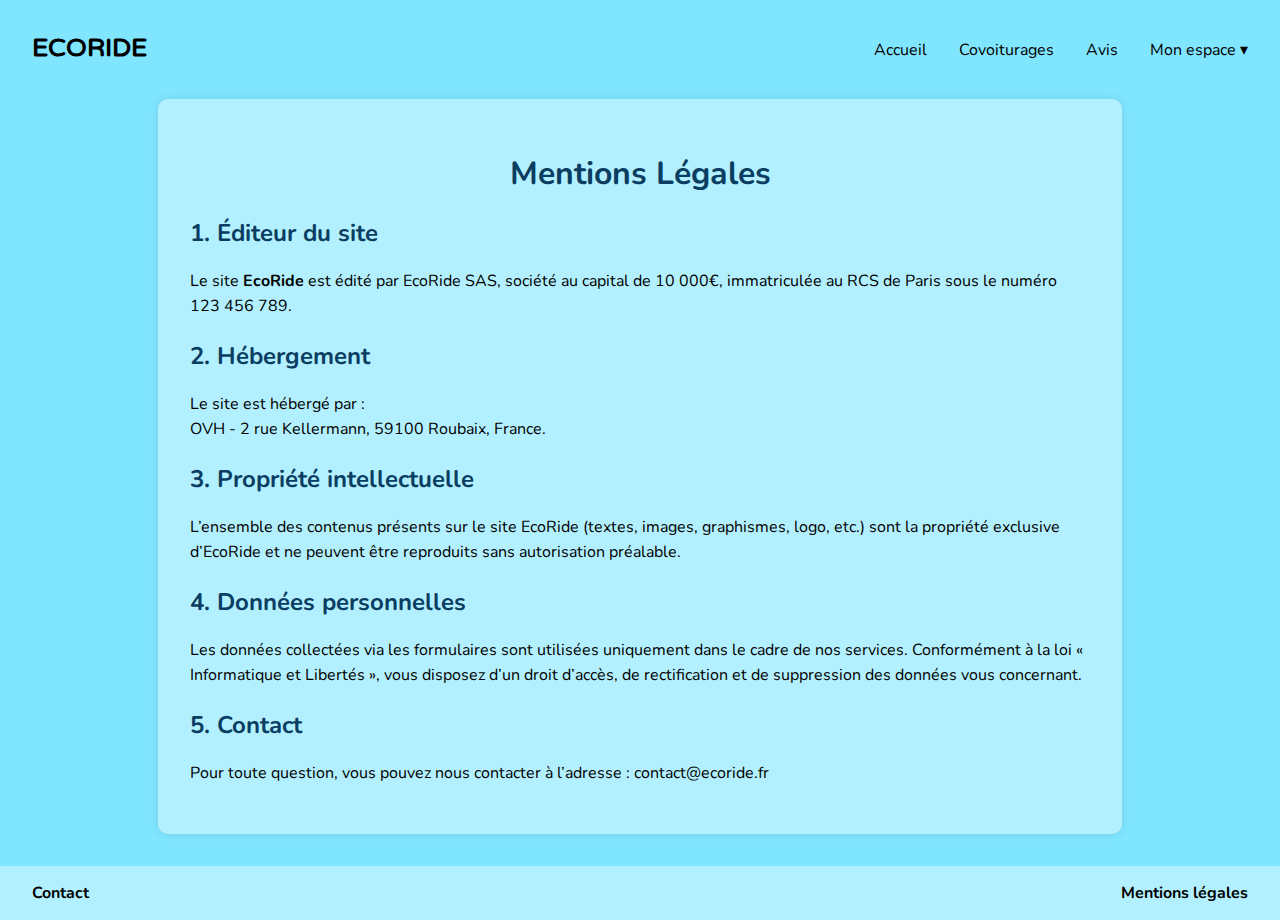
<file: mentions-legales-users.html>
<?php
session_start();
if (!isset($_SESSION["utilisateur_id"])) {
    header("Location: backend/login.php");
    exit();
}

// Empêche le retour arrière après déconnexion
header("Cache-Control: no-store, no-cache, must-revalidate, max-age=0");
header("Cache-Control: post-check=0, pre-check=0", false);
header("Pragma: no-cache");
?>
<!DOCTYPE html>
<html lang="fr">
<head>
  <meta charset="UTF-8" />
  <meta name="viewport" content="width=device-width, initial-scale=1.0"/>
  <title>Mentions légales - EcoRide</title>
  <link href="https://fonts.googleapis.com/css2?family=Anton&family=Nunito&family=NTR&display=swap" rel="stylesheet">
  <style>
    body {
      margin: 0;
      font-family: 'Nunito', sans-serif;
      background-color: #80e5ff;
      min-height: 100vh;
      display: flex;
      flex-direction: column;
      color: #000;
    }

    header {
      font-family: 'NTR', sans-serif;
      padding: 1rem 2rem;
      display: flex;
      justify-content: space-between;
      align-items: center;
    }

    .logo {
      font-size: 2rem;
      font-weight: bold;
      text-decoration: none;
      color: black;
    }

    nav {
      position: relative;
    }

    .nav-links {
      display: flex;
      list-style: none;
      gap: 2rem;
      margin: 0;
      padding: 0;
      font-family: 'Nunito', sans-serif;
      font-size: 1rem;
    }

    .nav-links > li {
      position: relative;
    }

    .nav-links > li > a {
      text-decoration: none;
      color: black;
      font-size: 1rem;
      transition: text-decoration 0.3s ease;
    }

    .nav-links > li > a:hover {
      text-decoration: underline;
    }

    .dropdown {
      position: relative;
      display: inline-block;
    }

    .submenu {
      display: none;
      position: absolute;
      top: 2.4rem;
      left: 0;
      background: #fff;
      padding: 0.5rem 0;
      border-radius: 8px;
      box-shadow: 0 2px 8px rgba(0, 0, 0, 0.1);
      z-index: 1000;
      min-width: 160px;
    }

    .dropdown:hover .submenu {
      display: block;
    }

    .submenu a {
      background: none;
      color: #000;
      padding: 0.5rem 1rem;
      display: block;
      border: none;
      font-size: 0.95rem;
      text-decoration: none;
      font-family: 'Nunito', sans-serif;
      border-radius: 0;
      box-shadow: none;
      transition: text-decoration 0.3s ease;
    }

    .submenu a:hover {
      text-decoration: underline;
      background-color: transparent;
    }

    .burger {
      display: none;
      font-size: 2rem;
      cursor: pointer;
    }

    main {
      flex: 1;
      padding: 2rem;
      max-width: 900px;
      margin: 0 auto 2rem;
      background-color: #b3f0ff;
      border-radius: 10px;
      box-shadow: 0 0 10px rgba(0,0,0,0.1);
    }

    h1, h2 {
      color: #0a3d62;
    }

    h1 {
      text-align: center;
    }

    p {
      line-height: 1.6;
    }

    footer {
      background-color: #b3f0ff;
      padding: 1rem 2rem;
      display: flex;
      justify-content: space-between;
      font-weight: bold;
    }

    footer a {
      text-decoration: none;
      color: black;
    }

    @media screen and (max-width: 768px) {
      .nav-links {
        display: none;
        flex-direction: column;
        background: #b3f0ff;
        position: absolute;
        top: 60px;
        right: 20px;
        padding: 1rem;
        border-radius: 10px;
        z-index: 10;
      }

      .nav-links.nav-active {
        display: flex;
      }

      .burger {
        display: block;
      }

      footer {
        flex-direction: column;
        text-align: center;
        gap: 0.5rem;
      }
    }
  </style>
  <script>
    document.addEventListener("DOMContentLoaded", function () {
      const burger = document.querySelector(".burger");
      const nav = document.querySelector(".nav-links");
      if (burger && nav) {
        burger.addEventListener("click", () => {
          nav.classList.toggle("nav-active");
        });
      }
    });
  </script>
</head>
<body>
  <header>
    <a href="dashboard.php" class="logo">ECORIDE</a>
    <nav>
      <ul class="nav-links">
        <li><a href="dashboard.php">Accueil</a></li>
        <li><a href="covoiturages-users.php">Covoiturages</a></li>
        <li><a href="avis-users.html">Avis</a></li>
        <li class="dropdown">
          <a href="#">Mon espace ▾</a>
          <ul class="submenu">
            <li><a href="logout.php">Déconnexion</a></li>
          </ul>
        </li>
      </ul>
      <div class="burger">&#9776;</div>
    </nav>
  </header>

  <main>
    <h1>Mentions Légales</h1>

    <h2>1. Éditeur du site</h2>
    <p>
      Le site <strong>EcoRide</strong> est édité par EcoRide SAS, société au capital de 10 000€, immatriculée au RCS de Paris sous le numéro 123 456 789.
    </p>

    <h2>2. Hébergement</h2>
    <p>
      Le site est hébergé par :<br/>
      OVH - 2 rue Kellermann, 59100 Roubaix, France.
    </p>

    <h2>3. Propriété intellectuelle</h2>
    <p>
      L’ensemble des contenus présents sur le site EcoRide (textes, images, graphismes, logo, etc.) sont la propriété exclusive d’EcoRide et ne peuvent être reproduits sans autorisation préalable.
    </p>

    <h2>4. Données personnelles</h2>
    <p>
      Les données collectées via les formulaires sont utilisées uniquement dans le cadre de nos services. Conformément à la loi « Informatique et Libertés », vous disposez d’un droit d’accès, de rectification et de suppression des données vous concernant.
    </p>

    <h2>5. Contact</h2>
    <p>
      Pour toute question, vous pouvez nous contacter à l’adresse : contact@ecoride.fr
    </p>
  </main>


  <footer>
    <div><a href="contact-users.html">Contact</a></div>
    <div><a href="mentions-legales-users.html">Mentions légales</a></div>
  </footer>
  
</body>
</html>
</file>
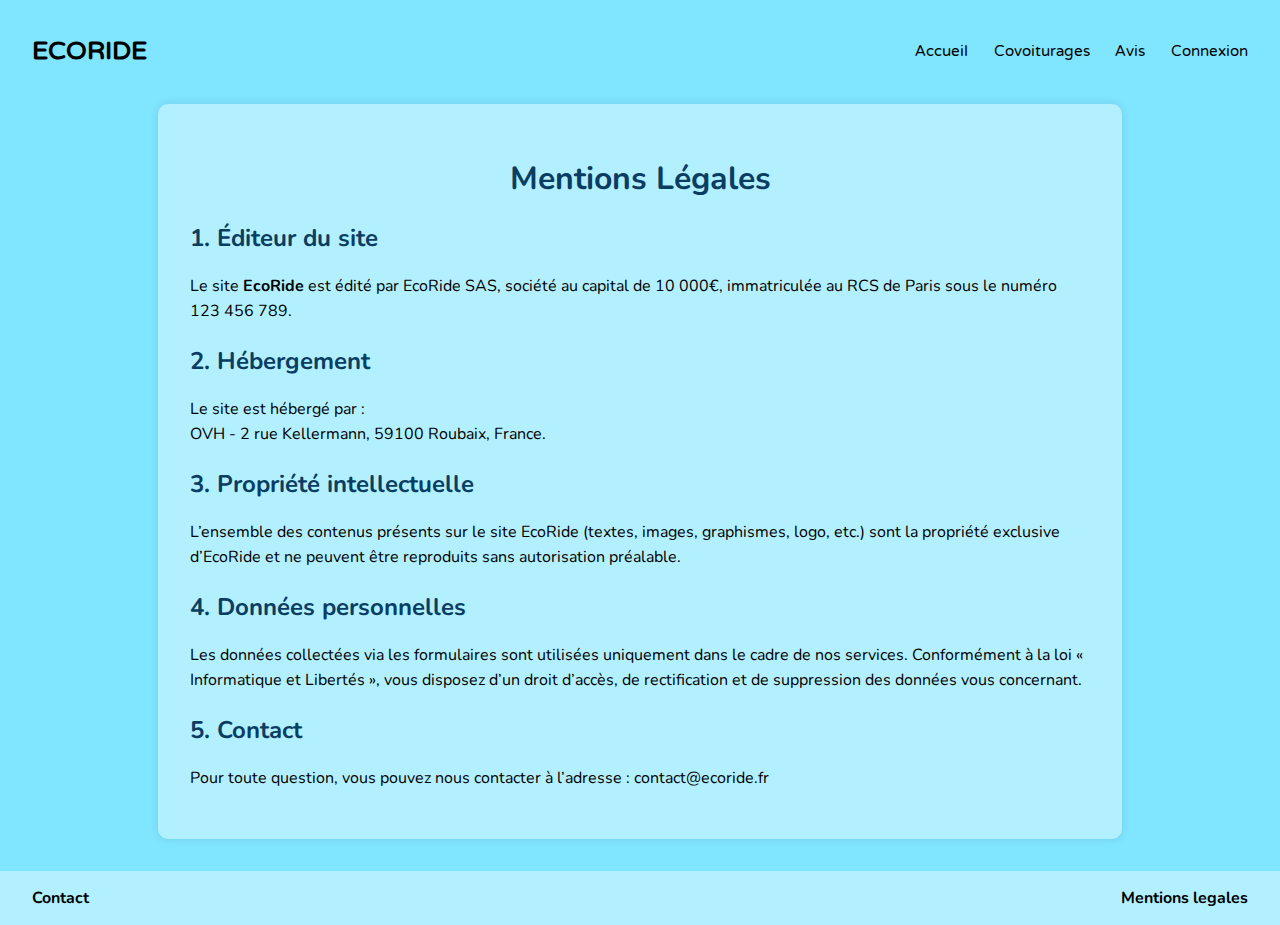
<file: mentions-legales.html>
<!DOCTYPE html>
<html lang="fr">
<head>
  <meta charset="UTF-8" />
  <meta name="viewport" content="width=device-width, initial-scale=1.0"/>
  <title>Mentions légales - EcoRide</title>
  <link href="https://fonts.googleapis.com/css2?family=NTR&family=Nunito&display=swap" rel="stylesheet">
  <style>
    body {
      margin: 0;
      font-family: 'Nunito', sans-serif;
      background-color: #80e5ff;
      min-height: 100vh;
      display: flex;
      flex-direction: column;
    }

    header {
      font-family: 'NTR', sans-serif;
      position: relative;
    }

    .navbar {
      display: flex;
      justify-content: space-between;
      align-items: center;
      padding: 1rem 2rem;
    }

    .logo {
      text-decoration: none;
      color: black;
      font-size: 2rem;
      font-weight: bold;
    }

    .burger {
      display: none;
      font-size: 2rem;
      cursor: pointer;
    }

    .nav-links {
      display: flex;
      list-style: none;
      gap: 1.6rem;
    }

    .nav-links a {
      text-decoration: none;
      color: black;
      font-size: 1.2rem;
     
    }
.nav-links a:hover {
  text-decoration: underline;
  transition: text-decoration 0.3s ease;
}

    .nav-links a.active {
      color: #007acc;
    }

    main {
      flex: 1;
      padding: 2rem;
      max-width: 900px;
      margin: 0 auto 2rem;
      background-color: #b3f0ff;
      border-radius: 10px;
      box-shadow: 0 0 10px rgba(0,0,0,0.1);
    }

    h1, h2 {
      color: #0a3d62;
    }

    h1 {
      text-align: center;
    }

    p {
      line-height: 1.6;
    }

    footer {
      background-color: #b3f0ff;
      padding: 1rem 2rem;
      display: flex;
      justify-content: space-between;
    }

    footer a {
      text-decoration: none;
      color: black;
      font-weight: bold;
    }

    @media screen and (max-width: 768px) {
      .nav-links {
        display: none;
        flex-direction: column;
        background: #b3f0ff;
        position: absolute;
        top: 60px;
        right: 20px;
        padding: 1rem;
        border-radius: 10px;
        z-index: 10;
      }

      .nav-links.nav-active {
        display: flex;
      }

      .burger {
        display: block;
      }
    }
  </style>
  <script>
    document.addEventListener("DOMContentLoaded", function () {
      const burger = document.querySelector(".burger");
      const nav = document.querySelector(".nav-links");
      burger.addEventListener("click", () => {
        nav.classList.toggle("nav-active");
      });
    });
  </script>
</head>
<body>
  <header>
    <nav class="navbar">
      <a href="index.html" class="logo">ECORIDE</a>
      <div class="burger">&#9776;</div>
      <ul class="nav-links">
        <li><a href="index.html">Accueil</a></li>
        <li><a href="covoiturages.html">Covoiturages</a></li>
        <li><a href="avis.html">Avis</a></li>
        <li><a href="login.html">Connexion</a></li>

      </ul>
    </nav>
  </header>

  <main>
    <h1>Mentions Légales</h1>

    <h2>1. Éditeur du site</h2>
    <p>
      Le site <strong>EcoRide</strong> est édité par EcoRide SAS, société au capital de 10 000€, immatriculée au RCS de Paris sous le numéro 123 456 789.
    </p>

    <h2>2. Hébergement</h2>
    <p>
      Le site est hébergé par :<br/>
      OVH - 2 rue Kellermann, 59100 Roubaix, France.
    </p>

    <h2>3. Propriété intellectuelle</h2>
    <p>
      L’ensemble des contenus présents sur le site EcoRide (textes, images, graphismes, logo, etc.) sont la propriété exclusive d’EcoRide et ne peuvent être reproduits sans autorisation préalable.
    </p>

    <h2>4. Données personnelles</h2>
    <p>
      Les données collectées via les formulaires sont utilisées uniquement dans le cadre de nos services. Conformément à la loi « Informatique et Libertés », vous disposez d’un droit d’accès, de rectification et de suppression des données vous concernant.
    </p>

    <h2>5. Contact</h2>
    <p>
      Pour toute question, vous pouvez nous contacter à l’adresse : contact@ecoride.fr
    </p>
  </main>

  <footer>
    <div><a href="contact.html">Contact</a></div>
    <div><a href="mentions-legales.html">Mentions legales</a></div>
  </footer>
</body>
</html>
</file>
